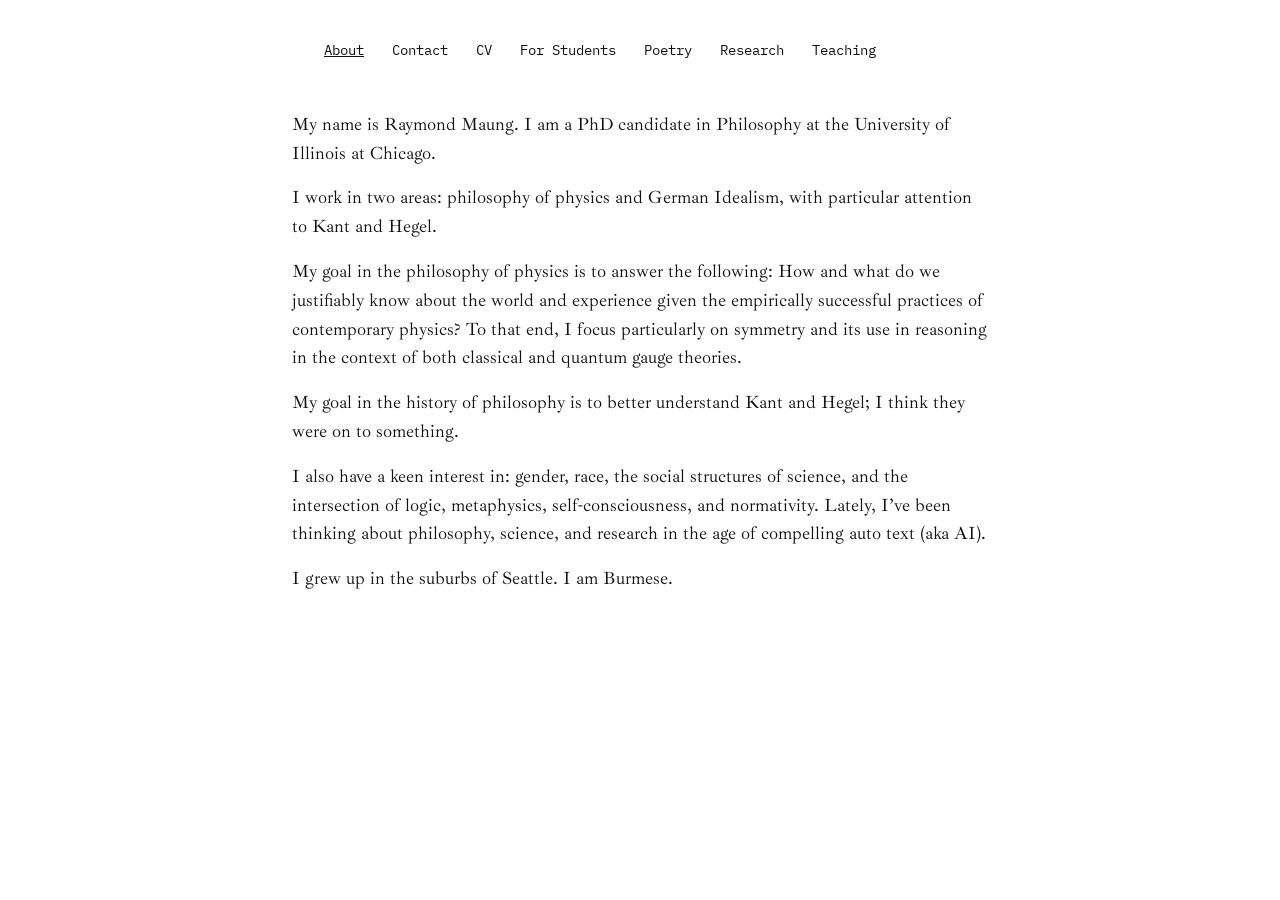
<file: index.html>
<!DOCTYPE html>
<!-- Hand-written page shell for every page of raymondmaung.com (the
     preamble.tex analog — presentation config stays hand-written).
     org-site-export.el substitutes the double-braced TITLE / ROOT /
     STYLE / BODY tokens (every occurrence — which is why this comment must
     not spell them out), marks the one nav link that targets the
     page being exported with aria-current (style.css underlines
     exactly that link), and writes the result into research-public.
     Nav links stay alphabetized by label. Edit here, then
     `publish site` to regenerate every page. -->
<html lang="en">
<head>
<meta charset="utf-8">
<meta name="viewport" content="width=device-width, initial-scale=1">
<title>About — Raymond Maung</title>
<link rel="stylesheet" href="style.72c251c0.css">
</head>
<body>
<header>
<nav>
<a aria-current="page" href="">About</a>
<a href="contact/">Contact</a>
<a href="cv/">CV</a>
<a href="for-students/">For Students</a>
<a href="poetry/">Poetry</a>
<a href="research/">Research</a>
<a href="teaching/">Teaching</a>
</nav>
</header>
<main>
<p>
My name is Raymond Maung. I am a PhD candidate in Philosophy at the University of Illinois at Chicago.
</p>

<p>
I work in two areas: philosophy of physics and German Idealism, with particular attention to Kant and Hegel.
</p>

<p>
My goal in the philosophy of physics is to answer the following: How and what do we justifiably know about the world and experience given the empirically successful practices of contemporary physics? To that end, I focus particularly on symmetry and its use in reasoning in the context of both classical and quantum gauge theories.
</p>

<p>
My goal in the history of philosophy is to better understand Kant and Hegel; I think they were on to something.
</p>

<p>
I also have a keen interest in: gender, race, the social structures of science, and the intersection of logic, metaphysics, self-consciousness, and normativity. Lately, I&rsquo;ve been thinking about philosophy, science, and research in the age of compelling auto text (aka AI).
</p>

<p>
I grew up in the suburbs of Seattle. I am Burmese.
</p>

</main>
</body>
</html>
</file>
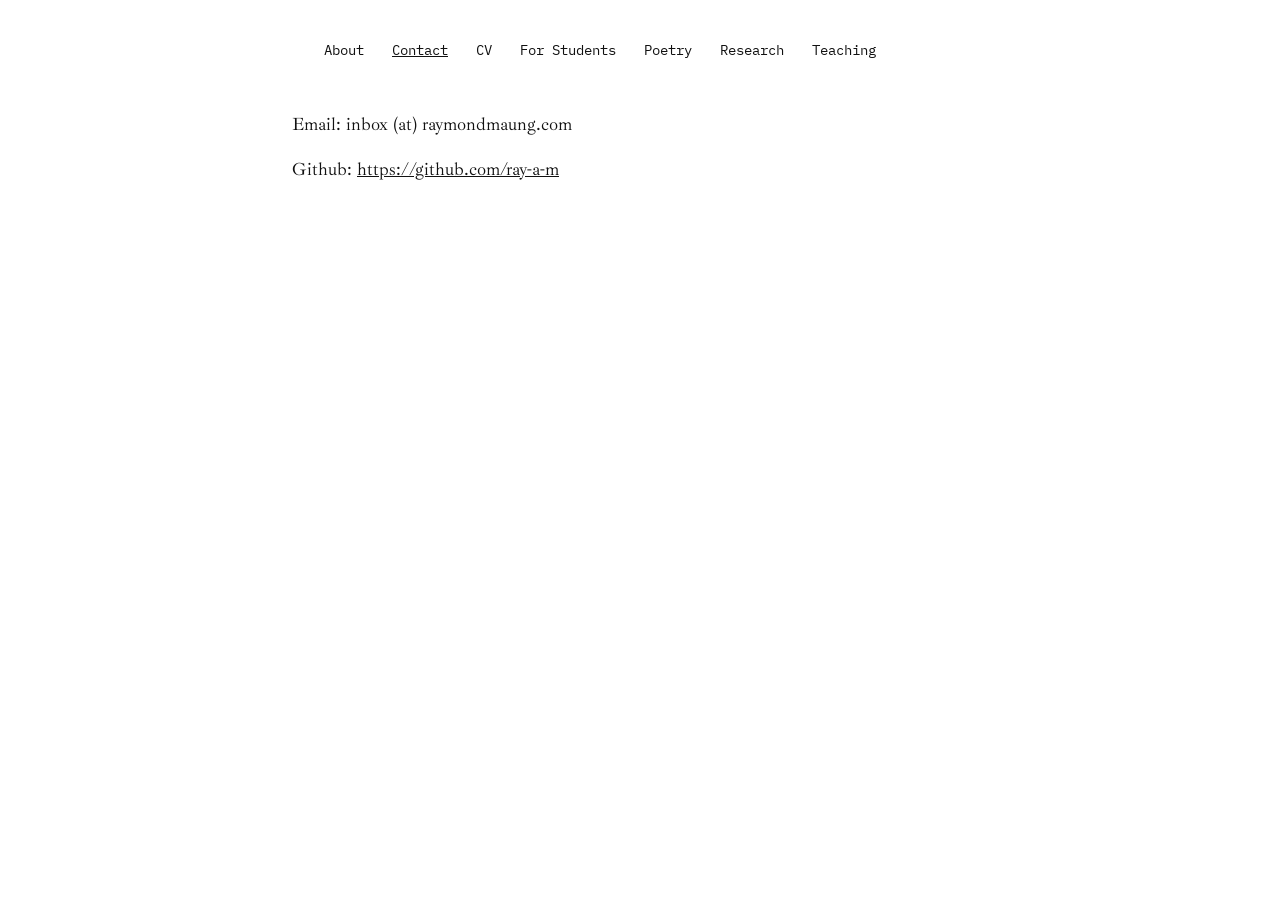
<file: contact/index.html>
<!DOCTYPE html>
<!-- Hand-written page shell for every page of raymondmaung.com (the
     preamble.tex analog — presentation config stays hand-written).
     org-site-export.el substitutes the double-braced TITLE / ROOT /
     STYLE / BODY tokens (every occurrence — which is why this comment must
     not spell them out), marks the one nav link that targets the
     page being exported with aria-current (style.css underlines
     exactly that link), and writes the result into research-public.
     Nav links stay alphabetized by label. Edit here, then
     `publish site` to regenerate every page. -->
<html lang="en">
<head>
<meta charset="utf-8">
<meta name="viewport" content="width=device-width, initial-scale=1">
<title>Links — Raymond Maung</title>
<link rel="stylesheet" href="../style.72c251c0.css">
</head>
<body>
<header>
<nav>
<a href="../">About</a>
<a aria-current="page" href="../contact/">Contact</a>
<a href="../cv/">CV</a>
<a href="../for-students/">For Students</a>
<a href="../poetry/">Poetry</a>
<a href="../research/">Research</a>
<a href="../teaching/">Teaching</a>
</nav>
</header>
<main>
<p>
Email: inbox (at) raymondmaung.com
</p>

<p>
Github: <a href="https://github.com/ray-a-m">https://github.com/ray-a-m</a>
</p>

</main>
</body>
</html>
</file>
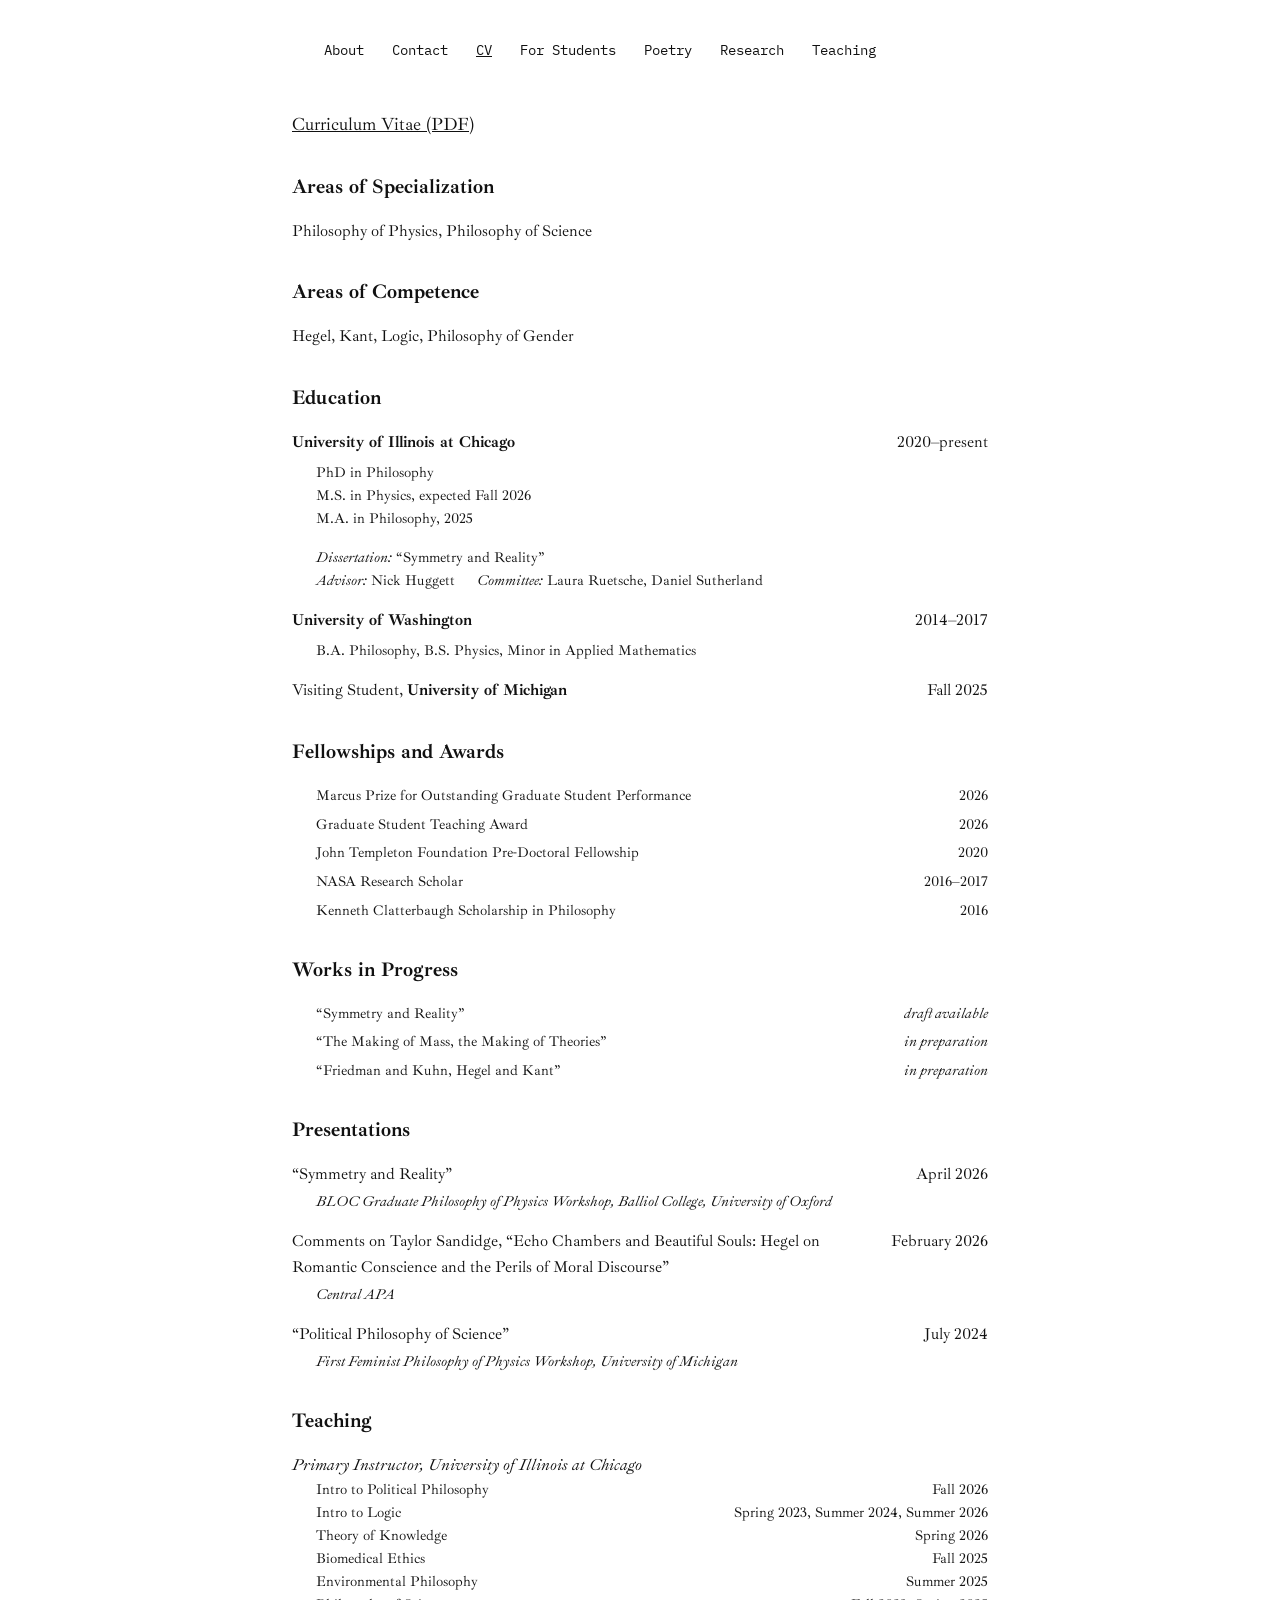
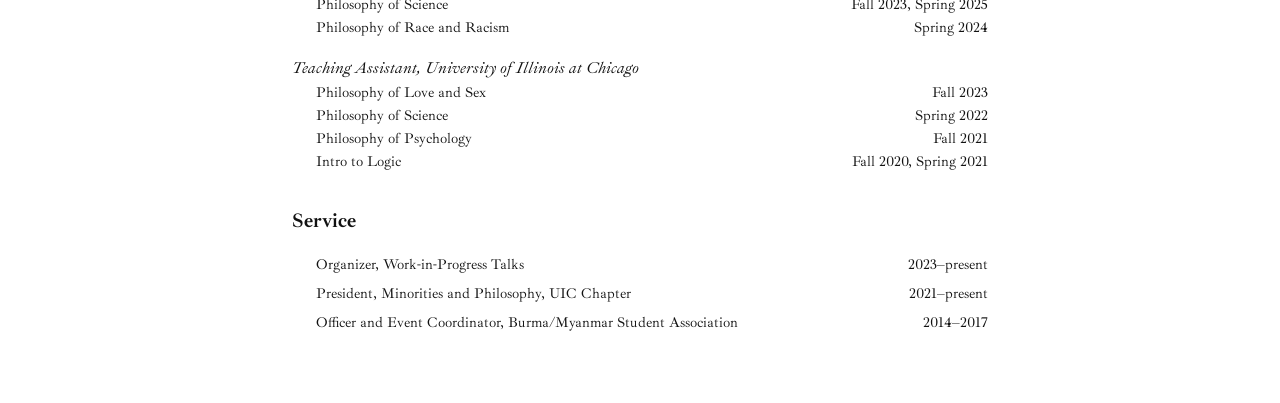
<file: cv/index.html>
<!DOCTYPE html>
<!-- Hand-written page shell for every page of raymondmaung.com (the
     preamble.tex analog — presentation config stays hand-written).
     org-site-export.el substitutes the double-braced TITLE / ROOT /
     STYLE / BODY tokens (every occurrence — which is why this comment must
     not spell them out), marks the one nav link that targets the
     page being exported with aria-current (style.css underlines
     exactly that link), and writes the result into research-public.
     Nav links stay alphabetized by label. Edit here, then
     `publish site` to regenerate every page. -->
<html lang="en">
<head>
<meta charset="utf-8">
<meta name="viewport" content="width=device-width, initial-scale=1">
<title>CV — Raymond Maung</title>
<link rel="stylesheet" href="../style.72c251c0.css">
</head>
<body>
<header>
<nav>
<a href="../">About</a>
<a href="../contact/">Contact</a>
<a aria-current="page" href="../cv/">CV</a>
<a href="../for-students/">For Students</a>
<a href="../poetry/">Poetry</a>
<a href="../research/">Research</a>
<a href="../teaching/">Teaching</a>
</nav>
</header>
<main>
<p>
<a href="../maung_cv.pdf">Curriculum Vitae (PDF)</a>
</p>

<div class="cv">
<h2>Areas of Specialization</h2>

Philosophy of Physics, Philosophy of Science


<h2>Areas of Competence</h2>

Hegel, Kant, Logic, Philosophy of Gender


<h2>Education</h2>

<p class="cv-entry"><span><strong>University of Illinois at Chicago</strong></span><span class="cv-date">2020&ndash;present</span></p>
<ul class="cv-details">
<li>PhD in Philosophy</li>
<li>M.S. in Physics, expected Fall 2026</li>
<li>M.A. in Philosophy, 2025</li>
</ul>
<p class="cv-subline"><em>Dissertation:</em> &ldquo;Symmetry and Reality&rdquo;<br>
<em>Advisor:</em> Nick Huggett &emsp; <em>Committee:</em> Laura Ruetsche, Daniel Sutherland</p>


<p class="cv-entry"><span><strong>University of Washington</strong></span><span class="cv-date">2014&ndash;2017</span></p>
<p class="cv-subline">B.A. Philosophy, B.S. Physics, Minor in Applied Mathematics</p>


<p class="cv-entry"><span>Visiting Student, <strong>University of Michigan</strong></span><span class="cv-date">Fall 2025</span></p>

<h2>Fellowships and Awards</h2>

<p class="cv-entry cv-sub"><span>Marcus Prize for Outstanding Graduate Student Performance</span><span class="cv-date">2026</span></p>
<p class="cv-entry cv-sub"><span>Graduate Student Teaching Award</span><span class="cv-date">2026</span></p>
<p class="cv-entry cv-sub"><span>John Templeton Foundation Pre-Doctoral Fellowship</span><span class="cv-date">2020</span></p>
<p class="cv-entry cv-sub"><span>NASA Research Scholar</span><span class="cv-date">2016&ndash;2017</span></p>
<p class="cv-entry cv-sub"><span>Kenneth Clatterbaugh Scholarship in Philosophy</span><span class="cv-date">2016</span></p>


<h2>Works in Progress</h2>

<p class="cv-entry cv-sub"><span>&ldquo;Symmetry and Reality&rdquo;</span><span class="cv-date"><em>draft available</em></span></p>
<p class="cv-entry cv-sub"><span>&ldquo;The Making of Mass, the Making of Theories&rdquo;</span><span class="cv-date"><em>in preparation</em></span></p>
<p class="cv-entry cv-sub"><span>&ldquo;Friedman and Kuhn, Hegel and Kant&rdquo;</span><span class="cv-date"><em>in preparation</em></span></p>


<h2>Presentations</h2>

<div class="cv-pres"><p class="cv-entry"><span>&ldquo;Symmetry and Reality&rdquo;</span><span class="cv-date">April 2026</span></p><p class="cv-venue">BLOC Graduate Philosophy of Physics Workshop, Balliol College, University of Oxford</p></div>
<div class="cv-pres"><p class="cv-entry"><span>Comments on Taylor Sandidge, &ldquo;Echo Chambers and Beautiful Souls: Hegel on Romantic Conscience and the Perils of Moral Discourse&rdquo;</span><span class="cv-date">February 2026</span></p><p class="cv-venue">Central APA</p></div>
<div class="cv-pres"><p class="cv-entry"><span>&ldquo;Political Philosophy of Science&rdquo;</span><span class="cv-date">July 2024</span></p><p class="cv-venue">First Feminist Philosophy of Physics Workshop, University of Michigan</p></div>


<h2>Teaching</h2>

<em>Primary Instructor, University of Illinois at Chicago</em>
<ul class="cv-details">
<li><span>Intro to Political Philosophy</span><span class="cv-date">Fall 2026</span></li>
<li><span>Intro to Logic</span><span class="cv-date">Spring 2023, Summer 2024, Summer 2026</span></li>
<li><span>Theory of Knowledge</span><span class="cv-date">Spring 2026</span></li>
<li><span>Biomedical Ethics</span><span class="cv-date">Fall 2025</span></li>
<li><span>Environmental Philosophy</span><span class="cv-date">Summer 2025</span></li>
<li><span>Philosophy of Science</span><span class="cv-date">Fall 2023, Spring 2025</span></li>
<li><span>Philosophy of Race and Racism</span><span class="cv-date">Spring 2024</span></li>
</ul>


<em>Teaching Assistant, University of Illinois at Chicago</em>
<ul class="cv-details">
<li><span>Philosophy of Love and Sex</span><span class="cv-date">Fall 2023</span></li>
<li><span>Philosophy of Science</span><span class="cv-date">Spring 2022</span></li>
<li><span>Philosophy of Psychology</span><span class="cv-date">Fall 2021</span></li>
<li><span>Intro to Logic</span><span class="cv-date">Fall 2020, Spring 2021</span></li>
</ul>

<h2>Service</h2>
<p class="cv-entry cv-sub"><span>Organizer, Work-in-Progress Talks</span><span class="cv-date">2023&ndash;present</span></p>
<p class="cv-entry cv-sub"><span>President, Minorities and Philosophy, UIC Chapter</span><span class="cv-date">2021&ndash;present</span></p>
<p class="cv-entry cv-sub"><span>Officer and Event Coordinator, Burma/Myanmar Student Association</span><span class="cv-date">2014&ndash;2017</span></p>
</div>

</main>
</body>
</html>
</file>
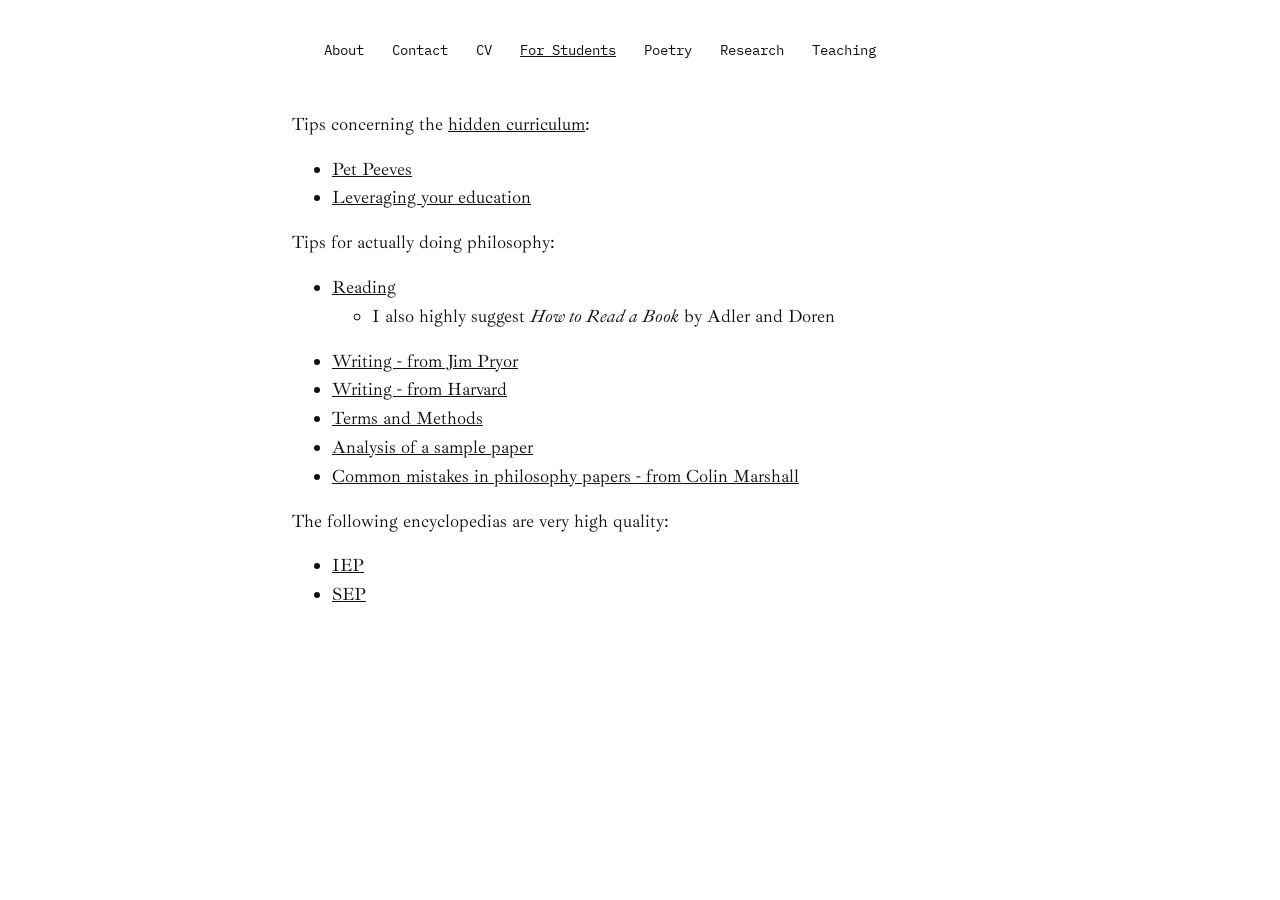
<file: for-students/index.html>
<!DOCTYPE html>
<!-- Hand-written page shell for every page of raymondmaung.com (the
     preamble.tex analog — presentation config stays hand-written).
     org-site-export.el substitutes the double-braced TITLE / ROOT /
     STYLE / BODY tokens (every occurrence — which is why this comment must
     not spell them out), marks the one nav link that targets the
     page being exported with aria-current (style.css underlines
     exactly that link), and writes the result into research-public.
     Nav links stay alphabetized by label. Edit here, then
     `publish site` to regenerate every page. -->
<html lang="en">
<head>
<meta charset="utf-8">
<meta name="viewport" content="width=device-width, initial-scale=1">
<title>For Students — Raymond Maung</title>
<link rel="stylesheet" href="../style.72c251c0.css">
</head>
<body>
<header>
<nav>
<a href="../">About</a>
<a href="../contact/">Contact</a>
<a href="../cv/">CV</a>
<a aria-current="page" href="../for-students/">For Students</a>
<a href="../poetry/">Poetry</a>
<a href="../research/">Research</a>
<a href="../teaching/">Teaching</a>
</nav>
</header>
<main>
<p>
Tips concerning the <a href="https://teachers.institute/knowledge-curriculum/three-types-curriculum-overt-hidden-null/">hidden curriculum</a>:
</p>

<ul class="org-ul">
<li><a href="https://thesocietypages.org/socimages/2014/08/25/professors-pet-peeves/">Pet Peeves</a></li>
<li><a href="https://www.avitalbalwit.com/post/the-advice-i-would-give-on-a-mentorship-call">Leveraging your education</a></li>
</ul>

<p>
Tips for actually doing philosophy:
</p>

<ul class="org-ul">
<li><a href="https://www.jimpryor.net/teaching/guidelines/reading.html">Reading</a>
<ul class="org-ul">
<li>I also highly suggest <i>How to Read a Book</i> by Adler and Doren</li>
</ul></li>
<li><a href="https://www.jimpryor.net/teaching/guidelines/writing.html">Writing - from Jim Pryor</a></li>
<li><a href="../files/brief_guide_to_writing_philosophy_paper.pdf">Writing - from Harvard</a></li>
<li><a href="https://www.jimpryor.net/teaching/vocab/">Terms and Methods</a></li>
<li><a href="https://www.youtube.com/watch?v=6XC6C_l5mgY">Analysis of a sample paper</a></li>
<li><a href="../files/Common mistakes in philosophy papers.pdf">Common mistakes in philosophy papers - from Colin Marshall</a></li>
</ul>

<p>
The following encyclopedias are very high quality: 
</p>

<ul class="org-ul">
<li><a href="https://iep.utm.edu/">IEP</a></li>
<li><a href="https://plato.stanford.edu/index.html">SEP</a></li>
</ul>

</main>
</body>
</html>
</file>
<file: style.72c251c0.css>
/* Hand-written stylesheet for raymondmaung.com — the preamble.tex
 * analog.  Austere on purpose: text, one column, nothing else.
 *
 * THEME KNOBS — the whole look lives in this :root block (the CSS
 * analog of \paperfontsize/\paperspacing in shared/preamble.tex).
 * Everything below only consumes these variables: re-theming is an
 * edit here (plus, for a new typeface, woff2 files in shared/fonts/
 * and the @font-face rules beneath), then `publish site`.
 * Current values approximate the WordPress Ueno look — a starting
 * point, not a commitment. */
:root {
  --font-body: "Ibarra Real Nova", Georgia, serif;
  --font-accent: "IBM Plex Mono", ui-monospace, monospace; /* nav */
  --size-body: 1.125rem;
  --measure: 46rem;          /* column width — wide enough for the nav
                                to sit on one row */
  --leading: 1.6;
  --color-fg: #111;
  --color-bg: #fff;
  --color-link: #111;
}

/* Self-hosted fonts (both SIL OFL) — no third-party requests. */
@font-face {
  font-family: "Ibarra Real Nova";
  src: url("fonts/ibarra-real-nova-regular.woff2") format("woff2");
  font-weight: 400; font-style: normal; font-display: swap;
}
@font-face {
  font-family: "Ibarra Real Nova";
  src: url("fonts/ibarra-real-nova-italic.woff2") format("woff2");
  font-weight: 400; font-style: italic; font-display: swap;
}
@font-face {
  font-family: "Ibarra Real Nova";
  src: url("fonts/ibarra-real-nova-700.woff2") format("woff2");
  font-weight: 700; font-style: normal; font-display: swap;
}
@font-face {
  font-family: "IBM Plex Mono";
  src: url("fonts/ibm-plex-mono-regular.woff2") format("woff2");
  font-weight: 400; font-style: normal; font-display: swap;
}

/* Normalization — three lines, no reset framework. */
*, *::before, *::after { box-sizing: border-box; }
body { margin: 0; }
h1, h2, h3, p, ul { margin: 0 0 1rem; }

body {
  font-family: var(--font-body);
  font-size: var(--size-body);
  line-height: var(--leading);
  color: var(--color-fg);
  background: var(--color-bg);
  max-width: var(--measure);
  margin: 0 auto;
  padding: 2.5rem 1.25rem 4rem;
}

header { margin-bottom: 3rem; }
nav {
  font-family: var(--font-accent);
  font-size: 0.85rem;
  padding-left: 2rem;   /* tabs sit right of the body's left edge */
}
nav a { margin-right: 1.25rem; text-decoration: none; }
nav a[aria-current] { text-decoration: underline; }

h2 { font-size: 1.25rem; margin-top: 2rem; }

a { color: var(--color-link); }

ul.papers { list-style: none; padding: 0; }
ul.papers li { margin-bottom: 0.75rem; }

/* CV page — layout for the body that org-site-export.el generates from
 * the CV's own source (the web analog of the \entry macros in
 * cv/preamble.tex; the class names mirror the macro names).  The .cv
 * wrapper steps the whole body down from prose size: a CV is dense
 * lines, not paragraphs, and reads oversized at body size. */
.cv { font-size: 1rem; }
.cv-sub { font-size: 0.9em; }
.cv-entry {
  display: flex;
  justify-content: space-between;
  gap: 1rem;
  margin-bottom: 0.35rem;
}
.cv-date { text-align: right; }
p.cv-entry.cv-sub { padding-left: 1.5rem; }
.cv-details { list-style: none; padding-left: 1.5rem; font-size: 0.9em; }
.cv-details li { display: flex; justify-content: space-between; gap: 1rem; }
.cv-subline { padding-left: 1.5rem; font-size: 0.9em; }
.cv-pres { margin-bottom: 1rem; }
.cv-pres .cv-entry { margin-bottom: 0.15rem; }
/* presentation dates are single "Month Year" tokens: never let a long
 * title squeeze one onto two lines */
.cv-pres .cv-date { white-space: nowrap; }
.cv-venue {
  padding-left: 1.5rem;
  font-size: 0.9em;
  font-style: italic;
  margin-bottom: 0;
}
</file>
